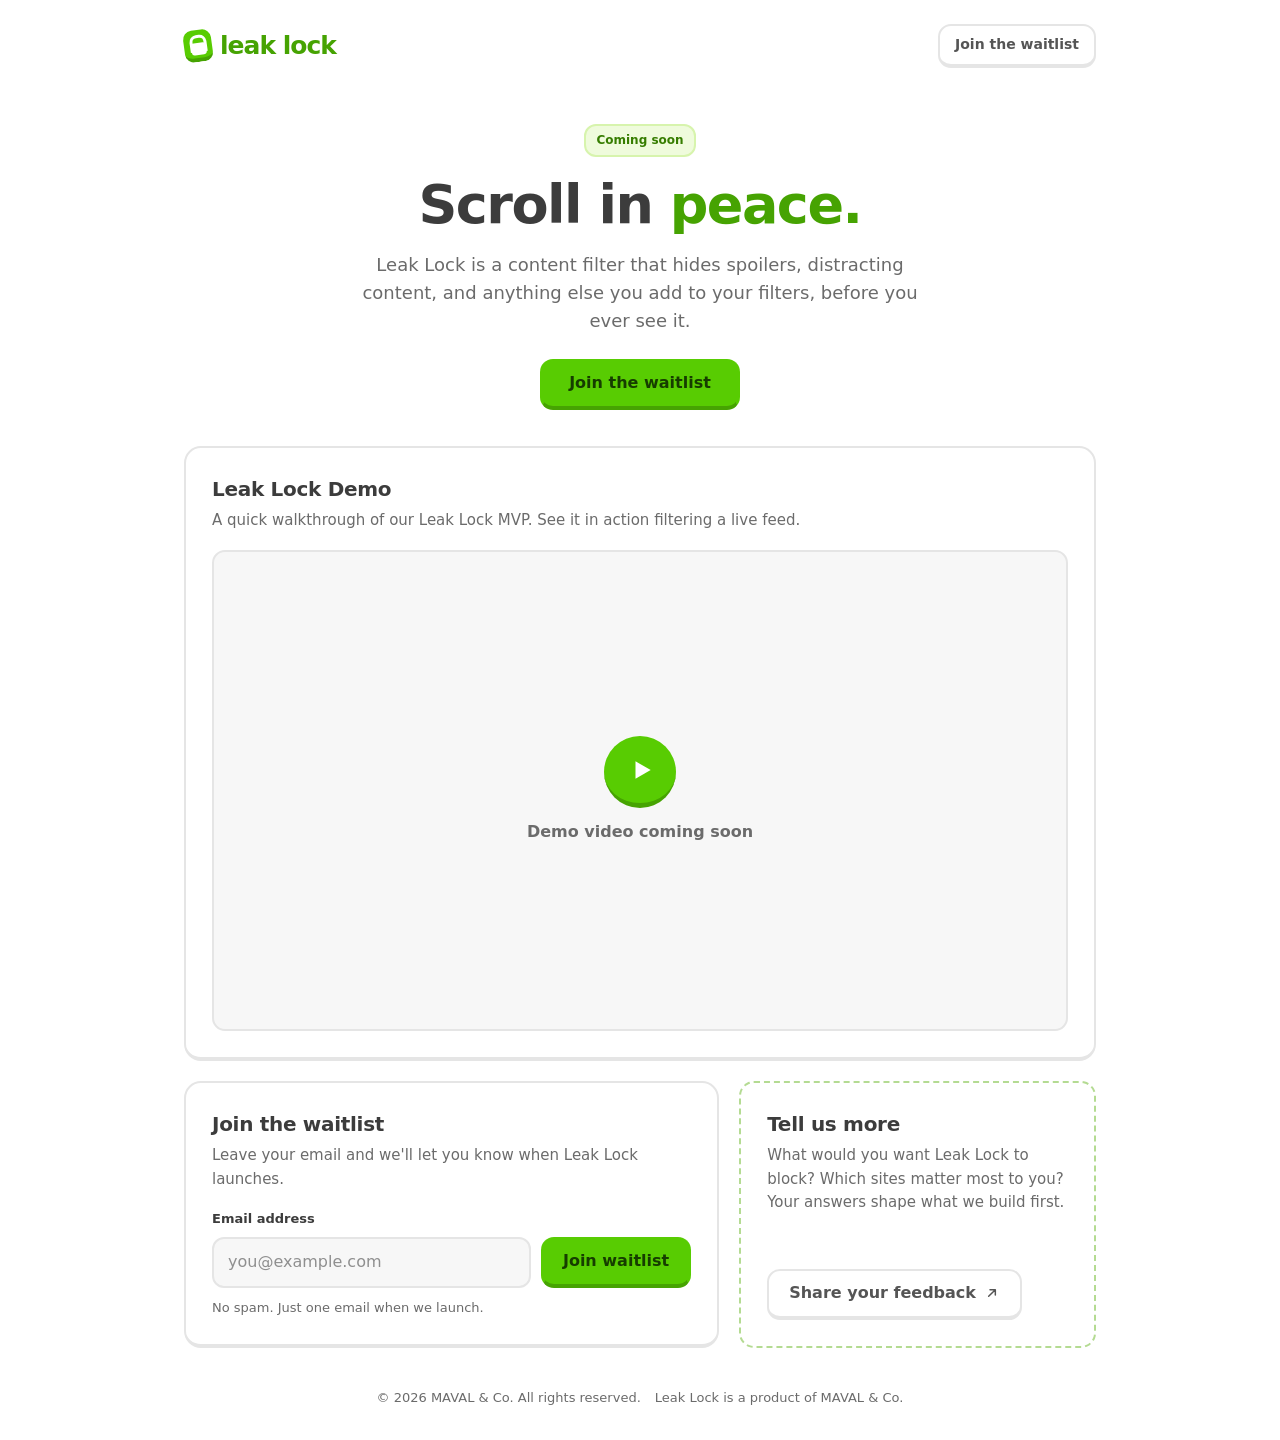
<file: index.html>
<!DOCTYPE html>
<html lang="en">
<head>
  <meta charset="UTF-8" />
  <meta name="viewport" content="width=device-width, initial-scale=1, viewport-fit=cover" />
  <meta name="theme-color" content="#ffffff" />
  <title>Leak Lock — Scroll in peace</title>
  <meta name="description" content="Leak Lock is a content filter that hides spoilers, distracting content, and anything else you add to your filters, before you see it." />
  <link rel="icon" href="data:image/svg+xml,%3Csvg xmlns=%22http://www.w3.org/2000/svg%22 viewBox=%220 0 32 32%22%3E%3Crect x=%222%22 y=%220%22 width=%2228%22 height=%2232%22 rx=%229%22 fill=%22%2358cc02%22/%3E%3Cpath d=%22M11 15v-3a5 5 0 0 1 10 0v3%22 fill=%22none%22 stroke=%22%23fff%22 stroke-width=%223%22/%3E%3Crect x=%228.5%22 y=%2214%22 width=%2215%22 height=%2211%22 rx=%223%22 fill=%22%23fff%22/%3E%3C/svg%3E" />
  <link rel="stylesheet" href="styles.css" />
</head>
<body>
  <header class="top">
    <div class="wrap">
      <a class="brand" href="#">
        <span class="brand-mark" aria-hidden="true"></span> leak lock
      </a>
      <a class="btn small" href="#signup">Join the waitlist</a>
    </div>
  </header>

  <main class="wrap">
    <div class="hero">
      <span class="badge">Coming soon</span>
      <h1>Scroll in <span class="green">peace.</span></h1>
      <p>Leak Lock is a content filter that hides spoilers, distracting content, and anything else you add to your filters, before you ever see it.</p>
      <a class="btn primary hero-cta" href="#signup">Join the waitlist</a>
    </div>

    <!-- Demo video -->
    <section class="card" aria-labelledby="demo-title">
      <h2 id="demo-title">Leak Lock Demo</h2>
      <p class="sub">A quick walkthrough of our Leak Lock MVP. See it in action filtering a live feed.</p>
      <div class="video">
        <!-- Replace the placeholder below with your video, e.g.:
             <iframe src="https://www.youtube.com/embed/VIDEO_ID" title="Leak Lock demo"
                     allow="accelerometer; autoplay; encrypted-media; picture-in-picture" allowfullscreen></iframe>
             or <video src="assets/demo.mp4" controls preload="metadata"></video> -->
        <div class="video-placeholder">
          <div class="play" aria-hidden="true">
            <svg viewBox="0 0 24 24"><path d="M6 4l14 8-14 8z"/></svg>
          </div>
          <strong>Demo video coming soon</strong>
        </div>
      </div>
    </section>

    <div class="grid">
      <!-- Waitlist signup -->
      <section class="card" id="signup" aria-labelledby="signup-title">
        <h2 id="signup-title">Join the waitlist</h2>
        <p class="sub">Leave your email and we'll let you know when Leak Lock launches.</p>
        <p class="count" id="waitlistCount" hidden>
          <span class="count-dots" aria-hidden="true"><i></i><i></i><i></i></span>
          <span id="waitlistCountText"></span>
        </p>
        <form id="signupForm" novalidate>
          <label for="email">Email address</label>
          <div class="form-row">
            <input class="input" id="email" name="email" type="email"
                   autocomplete="email" placeholder="you@example.com" required maxlength="254"
                   aria-describedby="emailHelp emailMsg" />
            <button class="btn primary" type="submit" id="signupBtn">Join waitlist</button>
          </div>
          <!-- Honeypot: hidden from people, bots fill it in and get ignored -->
          <input type="text" name="website" id="website" tabindex="-1" autocomplete="off" aria-hidden="true"
                 style="position:absolute;left:-9999px;width:1px;height:1px;opacity:0" />
          <p class="helper" id="emailHelp">No spam. Just one email when we launch.</p>
          <p class="msg" id="emailMsg" role="status" aria-live="polite"></p>
        </form>
      </section>

      <!-- Google Form feedback -->
      <section class="card feedback-card" aria-labelledby="feedback-title">
        <h2 id="feedback-title">Tell us more</h2>
        <p class="sub">What would you want Leak Lock to block? Which sites matter most to you? Your answers shape what we build first.</p>
        <!-- TODO: replace href with the Google Form link once it's created -->
        <a class="btn" id="feedbackLink" href="#" target="_blank" rel="noopener">
          Share your feedback
          <svg width="16" height="16" viewBox="0 0 24 24" fill="none" stroke="currentColor" stroke-width="2.2" stroke-linecap="round" stroke-linejoin="round" aria-hidden="true"><path d="M7 17L17 7M9 7h8v8"/></svg>
          <span class="sr-only">(opens in a new tab)</span>
        </a>
      </section>
    </div>
  </main>

  <footer>
    <span>&copy; 2026 MAVAL &amp; Co. All rights reserved.</span>
    <span>Leak Lock is a product of MAVAL &amp; Co.</span>
  </footer>

  <script>
    // Google Apps Script Web app URL (see google-apps-script.js for setup).
    // While empty, signups are only kept in this browser's localStorage.
    const SIGNUP_ENDPOINT = "https://script.google.com/macros/s/AKfycbzF8ppjtUAXh2WbtF9kN5bP6-tm5ioZexjQLRxfs61lfp5IVyJ_OlA-2P-6rJNphuw7/exec";

    const COUNT_MIN_TO_SHOW = 1;     // hide "Join X others" until the list has at least this many (raise to ~10 before launch)
    const COOLDOWN_SECONDS = 30;     // wait between submissions from this browser
    const MAX_PER_HOUR = 3;          // submissions allowed per browser per hour
    const BTN_LABEL = "Join waitlist";

    const form = document.getElementById("signupForm");
    const email = document.getElementById("email");
    const btn = document.getElementById("signupBtn");
    const msg = document.getElementById("emailMsg");
    const countEl = document.getElementById("waitlistCount");
    const countText = document.getElementById("waitlistCountText");
    let waitlistCount = null;
    let cooldownTimer = null;

    function show(text, type) { msg.textContent = text; msg.className = "msg " + (type || ""); }
    const BAD_EMAIL = "That doesn't look like an email. Check for typos, like a missing @.";

    // ---- "Join X others" counter ----
    function renderCount() {
      if (waitlistCount === null || waitlistCount < COUNT_MIN_TO_SHOW) { countEl.hidden = true; return; }
      countText.textContent = "Join " + waitlistCount.toLocaleString() + (waitlistCount === 1 ? " other person" : " others") + " already on the waitlist";
      countEl.hidden = false;
    }
    async function loadCount() {
      if (!SIGNUP_ENDPOINT) return;
      try {
        const res = await fetch(SIGNUP_ENDPOINT + "?action=count", { cache: "no-store" });
        const data = await res.json();
        if (typeof data.count === "number") { waitlistCount = data.count; renderCount(); }
      } catch { /* counter is optional; stay hidden */ }
    }
    loadCount();

    // "Join the waitlist" links: scroll to the form and put the cursor in the email box
    document.querySelectorAll('a[href="#signup"]').forEach(a => a.addEventListener("click", () => {
      setTimeout(() => email.focus({ preventScroll: true }), 350);
    }));

    // ---- Rate limiting (per browser) ----
    function recentSubmits() {
      const hourAgo = Date.now() - 3600e3;
      return JSON.parse(localStorage.getItem("leaklockSubmits") || "[]").filter(t => t > hourAgo);
    }
    function recordSubmit() {
      const list = recentSubmits(); list.push(Date.now());
      localStorage.setItem("leaklockSubmits", JSON.stringify(list));
    }
    function secondsUntilAllowed() {
      const list = recentSubmits();
      if (!list.length) return 0;
      const sinceLast = (Date.now() - list[list.length - 1]) / 1000;
      if (sinceLast < COOLDOWN_SECONDS) return Math.ceil(COOLDOWN_SECONDS - sinceLast);
      if (list.length >= MAX_PER_HOUR) return Math.ceil((list[0] + 3600e3 - Date.now()) / 1000);
      return 0;
    }
    function startCooldown() {
      clearInterval(cooldownTimer);
      const tick = () => {
        const s = secondsUntilAllowed();
        if (s <= 0) { clearInterval(cooldownTimer); btn.disabled = false; btn.textContent = BTN_LABEL; return; }
        btn.disabled = true;
        btn.textContent = s > 90 ? "Try again in " + Math.ceil(s / 60) + " min" : "Wait " + s + "s";
      };
      tick(); cooldownTimer = setInterval(tick, 1000);
    }
    if (secondsUntilAllowed() > 0) startCooldown();

    // ---- Validation + message clearing ----
    email.addEventListener("blur", () => {
      if (email.value && !email.validity.valid) {
        email.setAttribute("aria-invalid", "true");
        show(BAD_EMAIL, "error");
      }
    });
    email.addEventListener("input", () => {
      // Any edit clears the success message; errors clear once the email becomes valid.
      if (msg.classList.contains("success")) show("");
      if (email.getAttribute("aria-invalid") === "true" && (email.validity.valid || !email.value)) {
        email.removeAttribute("aria-invalid"); show("");
      }
    });

    // ---- Submit ----
    form.addEventListener("submit", async (e) => {
      e.preventDefault();
      if (secondsUntilAllowed() > 0) { startCooldown(); return; }
      if (!email.validity.valid) {
        email.setAttribute("aria-invalid", "true");
        show(email.value ? BAD_EMAIL : "Enter your email to join the waitlist.", "error");
        email.focus();
        return;
      }
      btn.disabled = true; btn.textContent = "Sending…";
      try {
        if (SIGNUP_ENDPOINT) {
          // Form-encoded + no-cors: Apps Script doesn't answer CORS preflights,
          // so this is a "simple" request. A network failure still throws.
          await fetch(SIGNUP_ENDPOINT, {
            method: "POST",
            mode: "no-cors",
            body: new URLSearchParams({
              email: email.value.trim(),
              website: document.getElementById("website").value,
              source: location.href
            })
          });
        } else {
          console.warn("SIGNUP_ENDPOINT is empty: signup saved only in this browser's localStorage.");
          const list = JSON.parse(localStorage.getItem("leaklockSignups") || "[]");
          list.push({ email: email.value.trim(), at: new Date().toISOString() });
          localStorage.setItem("leaklockSignups", JSON.stringify(list));
        }
        recordSubmit();
        form.reset();
        show("You're on the waitlist. We'll email you at launch.", "success");
        if (waitlistCount !== null) { waitlistCount++; renderCount(); }
        startCooldown();
      } catch {
        show("Something went wrong. Please try again in a moment.", "error");
        btn.disabled = false; btn.textContent = BTN_LABEL;
      }
    });
  </script>
</body>
</html>
</file>
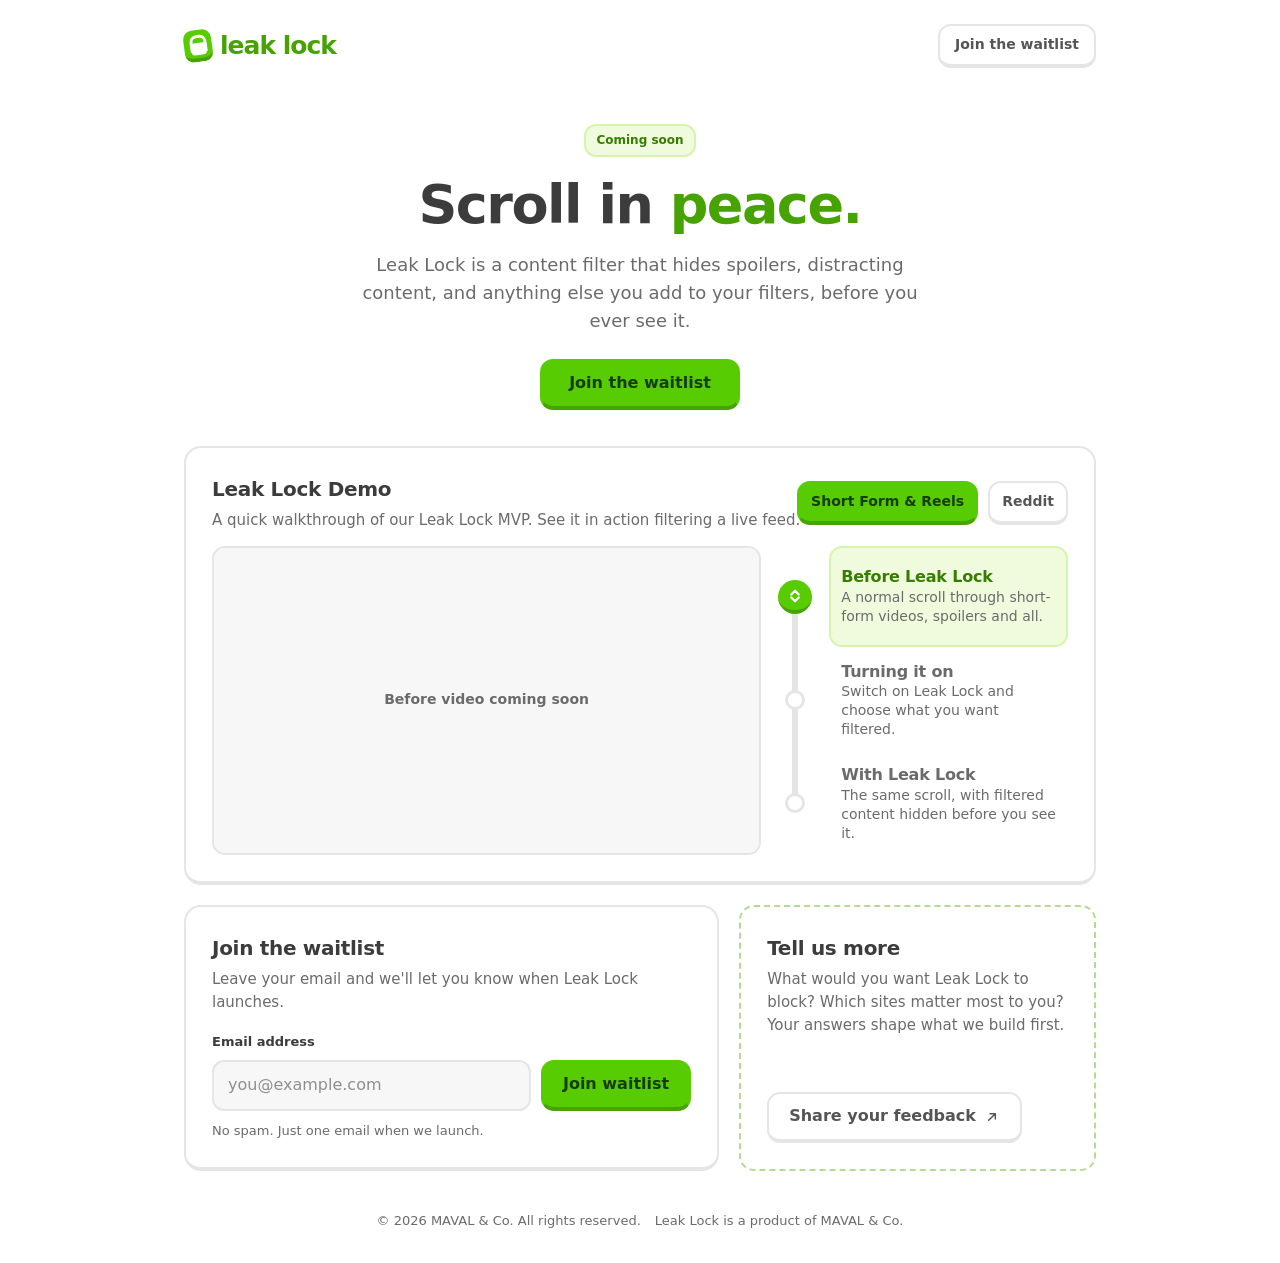
<file: public/index.html>
<!DOCTYPE html>
<html lang="en">
<head>
  <meta charset="UTF-8" />
  <meta name="viewport" content="width=device-width, initial-scale=1, viewport-fit=cover" />
  <meta name="theme-color" content="#ffffff" />
  <title>Leak Lock — Scroll in peace</title>
  <meta name="description" content="Leak Lock is a content filter that hides spoilers, distracting content, and anything else you add to your filters, before you see it." />
  <link rel="icon" href="data:image/svg+xml,%3Csvg xmlns=%22http://www.w3.org/2000/svg%22 viewBox=%220 0 32 32%22%3E%3Crect x=%222%22 y=%220%22 width=%2228%22 height=%2232%22 rx=%229%22 fill=%22%2358cc02%22/%3E%3Cpath d=%22M11 15v-3a5 5 0 0 1 10 0v3%22 fill=%22none%22 stroke=%22%23fff%22 stroke-width=%223%22/%3E%3Crect x=%228.5%22 y=%2214%22 width=%2215%22 height=%2211%22 rx=%223%22 fill=%22%23fff%22/%3E%3C/svg%3E" />
  <link rel="stylesheet" href="styles.css" />
</head>
<body>
  <header class="top">
    <div class="wrap">
      <a class="brand" href="#">
        <span class="brand-mark" aria-hidden="true"></span> leak lock
      </a>
      <a class="btn small" href="#signup">Join the waitlist</a>
    </div>
  </header>

  <main class="wrap">
    <div class="hero">
      <span class="badge">Coming soon</span>
      <h1>Scroll in <span class="green">peace.</span></h1>
      <p>Leak Lock is a content filter that hides spoilers, distracting content, and anything else you add to your filters, before you ever see it.</p>
      <a class="btn primary hero-cta" href="#signup">Join the waitlist</a>
    </div>

    <!-- Demo video -->
    <section class="card demo-card" aria-labelledby="demo-title">
      <!-- Videos live in public/assets/demos/ (file names are in DEMO_PLATFORMS in the script below). -->
      <div class="demo-player" id="demoPlayer" data-shape="landscape">
        <div class="demo-head">
          <h2 id="demo-title">Leak Lock Demo</h2>
          <p class="sub">A quick walkthrough of our Leak Lock MVP. See it in action filtering a live feed.</p>
        </div>

        <div class="demo-tabs" role="tablist" aria-label="Choose a platform">
          <button class="btn small" type="button" role="tab" id="demoTab-shorts" data-platform="shorts" aria-controls="demoPlayer">Short Form &amp; Reels</button>
          <button class="btn small" type="button" role="tab" id="demoTab-reddit" data-platform="reddit" aria-controls="demoPlayer">Reddit</button>
        </div>

        <div class="demo-frame" id="demoFrame">
          <button class="demo-pause" type="button" id="demoPause" aria-label="Pause animation" hidden>
            <svg viewBox="0 0 24 24" aria-hidden="true"><path id="demoPauseIcon" d="M7 5h4v14H7zM13 5h4v14h-4z"/></svg>
          </button>
        </div>

        <!-- Drag the handle down the rail. Only the handle captures touch, so the page still scrolls. -->
        <div class="demo-rail" id="demoRail">
          <div class="demo-track" id="demoTrack">
            <span class="demo-fill"></span>
            <button class="demo-stop" type="button" data-step="0" aria-label="Before" style="top:0"></button>
            <button class="demo-stop" type="button" data-step="1" aria-label="Enabling" style="top:50%"></button>
            <button class="demo-stop" type="button" data-step="2" aria-label="After" style="top:100%"></button>
            <div class="demo-knob-slide">
              <div class="demo-knob" id="demoKnob" role="slider" tabindex="0" aria-label="Demo step" aria-orientation="vertical" aria-valuemin="0" aria-valuemax="2" aria-valuenow="0">
                <svg viewBox="0 0 24 24" aria-hidden="true"><path d="M7 10l5-5 5 5M7 14l5 5 5-5"/></svg>
              </div>
            </div>
          </div>
        </div>

        <div class="demo-rows" id="demoRows">
          <div class="demo-row" data-step="0"><h3></h3><p></p></div>
          <div class="demo-row" data-step="1"><h3></h3><p></p></div>
          <div class="demo-row" data-step="2"><h3></h3><p></p></div>
        </div>

        <p class="sr-only" id="demoLive" aria-live="polite"></p>
      </div>
    </section>

    <div class="grid">
      <!-- Waitlist signup -->
      <section class="card" id="signup" aria-labelledby="signup-title">
        <h2 id="signup-title">Join the waitlist</h2>
        <p class="sub">Leave your email and we'll let you know when Leak Lock launches.</p>
        <p class="count" id="waitlistCount" hidden>
          <span class="count-dots" aria-hidden="true"><i></i><i></i><i></i></span>
          <span id="waitlistCountText"></span>
        </p>
        <form id="signupForm" novalidate>
          <label for="email">Email address</label>
          <div class="form-row">
            <input class="input" id="email" name="email" type="email"
                   autocomplete="email" placeholder="you@example.com" required maxlength="254"
                   aria-describedby="emailHelp emailMsg" />
            <button class="btn primary" type="submit" id="signupBtn">Join waitlist</button>
          </div>
          <!-- Honeypot: hidden from people, bots fill it in and get ignored -->
          <input type="text" name="website" id="website" tabindex="-1" autocomplete="off" aria-hidden="true"
                 style="position:absolute;left:-9999px;width:1px;height:1px;opacity:0" />
          <p class="helper" id="emailHelp">No spam. Just one email when we launch.</p>
          <p class="msg" id="emailMsg" role="status" aria-live="polite"></p>
        </form>
      </section>

      <!-- Google Form feedback -->
      <section class="card feedback-card" aria-labelledby="feedback-title">
        <h2 id="feedback-title">Tell us more</h2>
        <p class="sub">What would you want Leak Lock to block? Which sites matter most to you? Your answers shape what we build first.</p>
        <!-- TODO: replace href with the Google Form link once it's created -->
        <a class="btn" id="feedbackLink" href="#" target="_blank" rel="noopener">
          Share your feedback
          <svg width="16" height="16" viewBox="0 0 24 24" fill="none" stroke="currentColor" stroke-width="2.2" stroke-linecap="round" stroke-linejoin="round" aria-hidden="true"><path d="M7 17L17 7M9 7h8v8"/></svg>
          <span class="sr-only">(opens in a new tab)</span>
        </a>
      </section>
    </div>
  </main>

  <footer>
    <span>&copy; 2026 MAVAL &amp; Co. All rights reserved.</span>
    <span>Leak Lock is a product of MAVAL &amp; Co.</span>
  </footer>

  <script>
    // ---- Demo player: platform tabs + a vertical rail that crossfades Before / Enabling / After ----
    (() => {
      // `ratio` is only the frame shape until a video loads; after that the video's own shape wins.
      // Each .mp4 has a matching .jpg of its first frame, shown while it loads.
      const DEMO_PLATFORMS = {
        shorts: {
          label: "Short Form & Reels",
          ratio: 16 / 9,
          steps: [
            { file: "assets/demos/short-form/before-reels.mp4", title: "Before Leak Lock", desc: "A normal scroll through short-form videos, spoilers and all." },
            { file: "assets/demos/short-form/use_extension.mp4", title: "Turning it on", desc: "Switch on Leak Lock and choose what you want filtered." },
            { file: "assets/demos/short-form/after-reel.mp4", title: "With Leak Lock", desc: "The same scroll, with filtered content hidden before you see it." }
          ]
        },
        reddit: {
          label: "Reddit",
          ratio: 16 / 9,
          steps: [
            { file: "assets/demos/reddit/before.mp4", title: "Before Leak Lock", desc: "A normal Reddit feed, spoilers and all." },
            { file: "assets/demos/reddit/enabling.mp4", title: "Turning it on", desc: "Switch on Leak Lock and choose what you want filtered." },
            { file: "assets/demos/reddit/after.mp4", title: "With Leak Lock", desc: "The same feed, with filtered content hidden before you see it." }
          ]
        }
      };
      const STEP_NAMES = ["Before", "Enabling", "After"];
      const LAST = STEP_NAMES.length - 1;
      const ICON_PAUSE = "M7 5h4v14H7zM13 5h4v14h-4z";
      const ICON_PLAY = "M7 4l13 8-13 8z";

      const $ = id => document.getElementById(id);
      const player = $("demoPlayer"), frame = $("demoFrame"), rail = $("demoRail"), track = $("demoTrack");
      const knob = $("demoKnob"), pauseBtn = $("demoPause"), live = $("demoLive");
      const tabs = [...document.querySelectorAll('[role="tab"][data-platform]')];
      const stops = [...rail.querySelectorAll(".demo-stop")];
      const rows = [...$("demoRows").querySelectorAll(".demo-row")];
      const reducedMotion = matchMedia("(prefers-reduced-motion: reduce)");

      let platform = "shorts", step = 0, pos = 0, tween = 0, dragId = null;
      // Start paused for people who asked for less motion.
      let paused = reducedMotion.matches;

      const steps = () => DEMO_PLATFORMS[platform].steps;

      // One stacked layer per step, so dragging can crossfade between two of them.
      const layers = STEP_NAMES.map((name, i) => {
        const el = document.createElement("div");
        el.className = "demo-layer";
        const video = document.createElement("video");
        video.muted = true;
        video.loop = true;
        video.playsInline = true;
        video.setAttribute("muted", "");       // iOS only autoplays when these are real attributes
        video.setAttribute("playsinline", "");
        video.disablePictureInPicture = true;
        video.preload = "auto";
        const note = document.createElement("div");
        note.className = "demo-note";
        note.textContent = name + " video coming soon";
        el.append(video, note);
        frame.insertBefore(el, pauseBtn);
        const layer = { el, video, shown: false };
        video.addEventListener("loadeddata", () => {
          el.dataset.state = "ready";
          steps()[i].ratio = video.videoWidth / video.videoHeight;
          if (i === step) showStepChrome();
          syncPlayback(layer);
        });
        video.addEventListener("error", () => {
          if (!video.getAttribute("src")) return;   // fired by clearing the source on a tab switch
          el.dataset.state = "missing";
          if (i === step) showStepChrome();
        });
        return layer;
      });

      // Nothing downloads until the section is close, then only the video on screen.
      // Selecting or dragging to another step fetches that one.
      let nearScreen = false;
      new IntersectionObserver((entries, observer) => {
        if (!entries.some(e => e.isIntersecting)) return;
        nearScreen = true;
        observer.disconnect();
        load(step);
      }, { rootMargin: "300px" }).observe(player);

      function load(i) {
        const { video, el } = layers[i], s = steps()[i];
        if (!nearScreen || video.getAttribute("src") === s.file) return;
        el.dataset.state = "loading";
        video.setAttribute("aria-label", DEMO_PLATFORMS[platform].label + ", " + s.title + ": " + s.desc);
        video.poster = s.file.replace(/\.mp4$/, ".jpg");
        video.src = s.file;
      }

      // Only visible layers play. If the browser refuses autoplay (e.g. iOS Low Power Mode),
      // fall back to the paused state so the play button is there to start it.
      function syncPlayback({ video, shown, el }) {
        if (el.dataset.state !== "ready") return;
        if (!shown || paused) { video.pause(); return; }
        const playing = video.play();
        if (playing) playing.catch(err => {
          if (err.name === "NotAllowedError") { paused = true; applyPaused(); }
        });
      }

      function applyPaused() {
        pauseBtn.setAttribute("aria-label", paused ? "Play video" : "Pause video");
        $("demoPauseIcon").setAttribute("d", paused ? ICON_PLAY : ICON_PAUSE);
        layers.forEach(syncPlayback);
      }

      function setRatio(ratio) {
        player.style.setProperty("--ratio", ratio);
        player.dataset.shape = ratio < 1 ? "portrait" : "landscape";
      }

      function showStepChrome() {
        const p = DEMO_PLATFORMS[platform];
        setRatio(p.steps[step].ratio || p.ratio);
        pauseBtn.hidden = layers[step].el.dataset.state !== "ready";
      }

      function setStep(i) {
        step = i;
        rows.forEach((r, n) => r.classList.toggle("is-active", n === i));
        stops.forEach((b, n) => {
          if (n === i) b.setAttribute("aria-current", "step");
          else b.removeAttribute("aria-current");
        });
        knob.setAttribute("aria-valuenow", i);
        knob.setAttribute("aria-valuetext", STEP_NAMES[i] + ": " + steps()[i].title);
        live.textContent = steps()[i].title + ". " + steps()[i].desc;
        load(i);
        showStepChrome();
      }

      // Draw the current position. The lower layer stays solid so the crossfade never dips to the background.
      function paint() {
        const below = Math.min(Math.floor(pos), LAST), above = Math.min(below + 1, LAST), mix = pos - below;
        layers.forEach((layer, i) => {
          const { el, video } = layer;
          const on = i === below || (i === above && mix > 0);
          if (on && !layer.shown && el.dataset.state === "ready") video.currentTime = 0;   // each step opens at its start
          if (on !== layer.shown) { layer.shown = on; syncPlayback(layer); }
          el.style.visibility = on ? "visible" : "hidden";
          el.style.opacity = i === above && i !== below ? mix : 1;
          el.style.zIndex = i === above ? 1 : 0;
        });
        rail.style.setProperty("--pos", pos / LAST);
        stops.forEach((b, i) => b.classList.toggle("is-reached", pos >= i - .001));
        const nearest = Math.round(pos);
        if (nearest !== step) setStep(nearest);
      }

      function stopTween() { cancelAnimationFrame(tween); tween = 0; }

      function goTo(target) {
        stopTween();
        load(target);
        if (reducedMotion.matches) { pos = target; paint(); return; }
        const from = pos, start = performance.now(), ms = 240;
        const tick = now => {
          const t = Math.min((now - start) / ms, 1);
          pos = from + (target - from) * (1 - Math.pow(1 - t, 3));
          paint();
          tween = t < 1 ? requestAnimationFrame(tick) : 0;
        };
        tween = requestAnimationFrame(tick);
      }

      function dragTo(y) {
        const r = track.getBoundingClientRect();
        pos = Math.max(0, Math.min(1, (y - r.top) / r.height)) * LAST;
        paint();
      }
      function startDrag(e) {
        stopTween();
        dragId = e.pointerId;
        rail.setPointerCapture(dragId);
        rail.classList.add("is-dragging");
        STEP_NAMES.forEach((_, i) => load(i));
        dragTo(e.clientY);
      }
      function endDrag() {
        if (dragId === null) return;
        dragId = null;
        rail.classList.remove("is-dragging");
        goTo(Math.round(pos));
      }

      knob.addEventListener("pointerdown", startDrag);
      // With a mouse the whole rail is draggable. On touch only the handle is, so swipes still scroll the page.
      rail.addEventListener("pointerdown", e => {
        if (e.pointerType === "mouse" && dragId === null && !e.target.closest(".demo-knob, .demo-stop")) startDrag(e);
      });
      rail.addEventListener("pointermove", e => { if (e.pointerId === dragId) dragTo(e.clientY); });
      rail.addEventListener("pointerup", endDrag);
      rail.addEventListener("pointercancel", endDrag);

      knob.addEventListener("keydown", e => {
        const to = { ArrowDown: step + 1, ArrowRight: step + 1, ArrowUp: step - 1, ArrowLeft: step - 1, Home: 0, End: LAST }[e.key];
        if (to === undefined) return;
        e.preventDefault();
        goTo(Math.max(0, Math.min(LAST, to)));
      });
      stops.forEach(b => b.addEventListener("click", () => goTo(+b.dataset.step)));
      rows.forEach(r => r.addEventListener("click", () => goTo(+r.dataset.step)));
      pauseBtn.addEventListener("click", () => { paused = !paused; applyPaused(); });

      function setPlatform(name) {
        platform = name;
        tabs.forEach(t => {
          const on = t.dataset.platform === platform;
          t.setAttribute("aria-selected", on);
          t.tabIndex = on ? 0 : -1;
          t.classList.toggle("primary", on);
        });
        player.setAttribute("aria-labelledby", "demoTab-" + platform);
        steps().forEach((s, i) => {
          rows[i].querySelector("h3").textContent = s.title;
          rows[i].querySelector("p").textContent = s.desc;
        });
        layers.forEach(layer => {
          const { video, el } = layer;
          video.pause();
          video.removeAttribute("src");
          video.removeAttribute("poster");
          video.load();
          el.dataset.state = "idle";
          layer.shown = false;
        });
        stopTween();
        pos = step;       // the same step stays selected across platforms
        setStep(step);
        paint();
      }

      tabs.forEach((t, i) => {
        t.addEventListener("click", () => setPlatform(t.dataset.platform));
        t.addEventListener("keydown", e => {
          const to = { ArrowRight: i + 1, ArrowLeft: i - 1, Home: 0, End: tabs.length - 1 }[e.key];
          if (to === undefined) return;
          e.preventDefault();
          const target = tabs[(to + tabs.length) % tabs.length];
          setPlatform(target.dataset.platform);
          target.focus();
        });
      });

      setPlatform(platform);
      applyPaused();
    })();

    // Google Apps Script Web app URL (see google-apps-script.js for setup).
    // While empty, signups are only kept in this browser's localStorage.
    const SIGNUP_ENDPOINT = "https://script.google.com/macros/s/AKfycbzF8ppjtUAXh2WbtF9kN5bP6-tm5ioZexjQLRxfs61lfp5IVyJ_OlA-2P-6rJNphuw7/exec";

    const COUNT_MIN_TO_SHOW = 1;     // hide "Join X others" until the list has at least this many (raise to ~10 before launch)
    const COOLDOWN_SECONDS = 30;     // wait between submissions from this browser
    const MAX_PER_HOUR = 3;          // submissions allowed per browser per hour
    const BTN_LABEL = "Join waitlist";

    const form = document.getElementById("signupForm");
    const email = document.getElementById("email");
    const btn = document.getElementById("signupBtn");
    const msg = document.getElementById("emailMsg");
    const countEl = document.getElementById("waitlistCount");
    const countText = document.getElementById("waitlistCountText");
    let waitlistCount = null;
    let cooldownTimer = null;

    function show(text, type) { msg.textContent = text; msg.className = "msg " + (type || ""); }
    const BAD_EMAIL = "That doesn't look like an email. Check for typos, like a missing @.";

    // ---- "Join X others" counter ----
    function renderCount() {
      if (waitlistCount === null || waitlistCount < COUNT_MIN_TO_SHOW) { countEl.hidden = true; return; }
      countText.textContent = "Join " + waitlistCount.toLocaleString() + (waitlistCount === 1 ? " other person" : " others") + " already on the waitlist";
      countEl.hidden = false;
    }
    async function loadCount() {
      if (!SIGNUP_ENDPOINT) return;
      try {
        const res = await fetch(SIGNUP_ENDPOINT + "?action=count", { cache: "no-store" });
        const data = await res.json();
        if (typeof data.count === "number") { waitlistCount = data.count; renderCount(); }
      } catch { /* counter is optional; stay hidden */ }
    }
    loadCount();

    // "Join the waitlist" links: scroll to the form and put the cursor in the email box
    document.querySelectorAll('a[href="#signup"]').forEach(a => a.addEventListener("click", () => {
      setTimeout(() => email.focus({ preventScroll: true }), 350);
    }));

    // ---- Rate limiting (per browser) ----
    function recentSubmits() {
      const hourAgo = Date.now() - 3600e3;
      return JSON.parse(localStorage.getItem("leaklockSubmits") || "[]").filter(t => t > hourAgo);
    }
    function recordSubmit() {
      const list = recentSubmits(); list.push(Date.now());
      localStorage.setItem("leaklockSubmits", JSON.stringify(list));
    }
    function secondsUntilAllowed() {
      const list = recentSubmits();
      if (!list.length) return 0;
      const sinceLast = (Date.now() - list[list.length - 1]) / 1000;
      if (sinceLast < COOLDOWN_SECONDS) return Math.ceil(COOLDOWN_SECONDS - sinceLast);
      if (list.length >= MAX_PER_HOUR) return Math.ceil((list[0] + 3600e3 - Date.now()) / 1000);
      return 0;
    }
    function startCooldown() {
      clearInterval(cooldownTimer);
      const tick = () => {
        const s = secondsUntilAllowed();
        if (s <= 0) { clearInterval(cooldownTimer); btn.disabled = false; btn.textContent = BTN_LABEL; return; }
        btn.disabled = true;
        btn.textContent = s > 90 ? "Try again in " + Math.ceil(s / 60) + " min" : "Wait " + s + "s";
      };
      tick(); cooldownTimer = setInterval(tick, 1000);
    }
    if (secondsUntilAllowed() > 0) startCooldown();

    // ---- Validation + message clearing ----
    email.addEventListener("blur", () => {
      if (email.value && !email.validity.valid) {
        email.setAttribute("aria-invalid", "true");
        show(BAD_EMAIL, "error");
      }
    });
    email.addEventListener("input", () => {
      // Any edit clears the success message; errors clear once the email becomes valid.
      if (msg.classList.contains("success")) show("");
      if (email.getAttribute("aria-invalid") === "true" && (email.validity.valid || !email.value)) {
        email.removeAttribute("aria-invalid"); show("");
      }
    });

    // ---- Submit ----
    form.addEventListener("submit", async (e) => {
      e.preventDefault();
      if (secondsUntilAllowed() > 0) { startCooldown(); return; }
      if (!email.validity.valid) {
        email.setAttribute("aria-invalid", "true");
        show(email.value ? BAD_EMAIL : "Enter your email to join the waitlist.", "error");
        email.focus();
        return;
      }
      btn.disabled = true; btn.textContent = "Sending…";
      try {
        if (SIGNUP_ENDPOINT) {
          // Form-encoded + no-cors: Apps Script doesn't answer CORS preflights,
          // so this is a "simple" request. A network failure still throws.
          await fetch(SIGNUP_ENDPOINT, {
            method: "POST",
            mode: "no-cors",
            body: new URLSearchParams({
              email: email.value.trim(),
              website: document.getElementById("website").value,
              source: location.href
            })
          });
        } else {
          console.warn("SIGNUP_ENDPOINT is empty: signup saved only in this browser's localStorage.");
          const list = JSON.parse(localStorage.getItem("leaklockSignups") || "[]");
          list.push({ email: email.value.trim(), at: new Date().toISOString() });
          localStorage.setItem("leaklockSignups", JSON.stringify(list));
        }
        recordSubmit();
        form.reset();
        show("You're on the waitlist. We'll email you at launch.", "success");
        if (waitlistCount !== null) { waitlistCount++; renderCount(); }
        startCooldown();
      } catch {
        show("Something went wrong. Please try again in a moment.", "error");
        btn.disabled = false; btn.textContent = BTN_LABEL;
      }
    });
  </script>
</body>
</html>
</file>
<file: styles.css>
/* LeakLock landing — tokens taken from "LeakLock (Minh) version/source/ui.css" */
:root {
  --green: #58cc02;         /* primary fill */
  --green-dark: #46a302;    /* primary border / wordmark */
  --green-hover: #61d60b;
  --green-ink: #163d00;     /* text on green buttons */
  --green-text: #367d00;    /* green text on white */
  --badge-bg: #effbdc;
  --badge-line: #d7f4ad;
  --success-bg: #e8fbd5;
  --success-line: #c3e8a0;
  --dashed: #b4db92;
  --focus: #1899d6;
  --danger: #ba3030;
  --text: #3c3c3c;
  --muted: #6b6b6b;         /* a touch darker than Minh's #777 for 4.5:1 at small sizes */
  --line: #e5e5e5;
  --field: #f7f7f7;
  --surface: #fff;
  --font: ui-rounded, "SF Pro Rounded", "Arial Rounded MT Bold", system-ui, sans-serif;
}

* { box-sizing: border-box; margin: 0; padding: 0; }
html { scroll-behavior: smooth; }
body {
  font: 16px/1.55 var(--font);
  color: var(--text);
  background: var(--surface);
}
a { color: var(--green-text); }
:focus-visible { outline: 3px solid var(--focus); outline-offset: 3px; }
.sr-only { position: absolute; width: 1px; height: 1px; overflow: hidden; clip: rect(0 0 0 0); white-space: nowrap; }

.wrap { width: 100%; max-width: 960px; margin: 0 auto; padding: 0 24px; }

/* Header + wordmark — copied from Minh's .brand / .brand-mark */
.top { padding: 24px 0 8px; }
.top .wrap { display: flex; justify-content: space-between; align-items: center; gap: 12px; }
.brand {
  display: inline-flex; align-items: center; gap: 8px;
  font-size: 25px; font-weight: 850; letter-spacing: -1px;
  text-decoration: none; color: var(--green-dark);
}
.brand-mark {
  position: relative; display: grid; place-items: center;
  width: 28px; height: 32px; transform: rotate(-8deg);
  background: var(--green); border-radius: 9px; border-bottom: 4px solid var(--green-dark);
}
.brand-mark::before {   /* shackle */
  content: ""; position: absolute; top: 5px;
  width: 11px; height: 11px; border: 3px solid #fff; border-radius: 7px 7px 0 0;
}
.brand-mark::after {    /* body */
  content: ""; position: absolute; top: 13px;
  width: 15px; height: 12px; border-radius: 3px; background: #fff;
}

.badge {
  display: inline-block; white-space: nowrap;
  font-size: 12px; font-weight: 750; color: var(--green-text);
  background: var(--badge-bg); border: 2px solid var(--badge-line);
  padding: 5px 10px; border-radius: 12px;
}

/* Buttons — Minh's tactile style: 2px border, 4px bottom "lip", press-down */
.btn {
  display: inline-flex; align-items: center; justify-content: center; gap: 8px;
  min-height: 48px; padding: 10px 20px;
  font: inherit; font-size: 16px; font-weight: 750; white-space: nowrap;
  color: #555; background: var(--surface); text-decoration: none; cursor: pointer;
  border: 2px solid var(--line); border-bottom-width: 4px; border-radius: 13px;
  transition: background .15s;
}
.btn:hover { background: #f5f5f5; }
.btn:active { transform: translateY(2px); border-bottom-width: 2px; }
.btn:disabled { opacity: .45; cursor: default; transform: none; }
.btn.primary {
  background: var(--green); color: var(--green-ink);
  border-color: var(--green); border-bottom-color: var(--green-dark);
}
.btn.primary:hover { background: var(--green-hover); }
.btn.small { min-height: 44px; font-size: 14px; padding: 8px 15px; }

/* Hero */
.hero { text-align: center; padding: 48px 0 36px; }
.hero .badge { margin-bottom: 18px; }
.hero h1 {
  font-size: clamp(34px, 6vw, 54px); line-height: 1.12;
  letter-spacing: -1.5px; font-weight: 800;
}
.hero h1 .green { color: var(--green-dark); }
.hero p { max-width: 560px; margin: 16px auto 0; font-size: 18px; color: var(--muted); }

/* Cards — Minh's .rule-row: 2px line, 4px bottom, 17px radius */
.card {
  background: var(--surface);
  border: 2px solid var(--line); border-bottom-width: 4px; border-radius: 17px;
  padding: 26px;
}
h2 { font-size: 20px; font-weight: 800; letter-spacing: -.3px; margin-bottom: 4px; }
.sub { color: var(--muted); font-size: 15px; margin-bottom: 18px; }

/* Demo video */
.video {
  position: relative; aspect-ratio: 16 / 9; width: 100%; overflow: hidden;
  background: var(--field); border: 2px solid var(--line); border-radius: 13px;
  display: grid; place-items: center; text-align: center;
}
.video iframe, .video video { position: absolute; inset: 0; width: 100%; height: 100%; border: 0; }
.video-placeholder { color: var(--muted); font-weight: 750; padding: 20px; }
.play {
  width: 72px; height: 72px; margin: 0 auto 12px; border-radius: 50%;
  display: grid; place-items: center;
  background: var(--green); border-bottom: 5px solid var(--green-dark);
}
.play svg { width: 26px; height: 26px; fill: #fff; margin-left: 4px; }

/* Signup + feedback */
.grid { display: grid; gap: 20px; grid-template-columns: 1fr; margin-top: 20px; }
@media (min-width: 768px) { .grid { grid-template-columns: 3fr 2fr; } }

label { display: block; font-size: 13px; font-weight: 700; margin-bottom: 8px; }
.form-row { display: flex; gap: 10px; flex-wrap: wrap; align-items: flex-start; }
.input {
  flex: 1 1 220px; min-width: 0; min-height: 48px;
  font: inherit; font-size: 16px; color: var(--text);
  background: var(--field); border: 2px solid var(--line); border-radius: 12px;
  padding: 11px 14px; outline: none; transition: border-color .15s, background .15s;
}
.input::placeholder { color: #8f8f8f; }
.input:focus { background: #fff; border-color: var(--focus); }
.input[aria-invalid="true"] { border-color: var(--danger); }
.helper { font-size: 13px; color: var(--muted); margin-top: 10px; }

/* Status message — Minh's #feedback toast look, inline */
.msg:empty { display: none; }
.msg {
  margin-top: 12px; font-size: 14px; font-weight: 700;
  padding: 10px 14px; border-radius: 13px; border: 2px solid;
}
.msg.success { color: var(--green-text); background: var(--success-bg); border-color: var(--success-line); box-shadow: 0 3px 0 var(--success-line); }
.msg.error { color: var(--danger); background: #fdf0f0; border-color: #f1c9c9; }

/* Feedback card — Minh's dashed .add-card */
.feedback-card {
  display: flex; flex-direction: column;
  border: 2px dashed var(--dashed); border-radius: 15px;
}
.feedback-card .btn { align-self: flex-start; margin-top: auto; }

footer { text-align: center; font-size: 13px; color: var(--muted); padding: 40px 0 32px; }

.hero-cta { margin-top: 24px; min-width: 200px; }
#signup { scroll-margin-top: 16px; }
footer { display: flex; flex-wrap: wrap; justify-content: center; gap: 4px 14px; }
.wrap {
  padding-left: max(24px, env(safe-area-inset-left));
  padding-right: max(24px, env(safe-area-inset-right));
}
footer { padding-bottom: max(32px, env(safe-area-inset-bottom)); }

@media (max-width: 480px) {
  .wrap {
    padding-left: max(18px, env(safe-area-inset-left));
    padding-right: max(18px, env(safe-area-inset-right));
  }
  .top { padding-top: 16px; }
  .top .btn { display: none; }          /* hero button covers this on phones */
  .brand { font-size: 23px; }
  .hero { padding: 28px 0 28px; }
  .hero p { font-size: 17px; }
  .hero-cta { width: 100%; }
  .card { padding: 20px; }
  .form-row .btn,
  .feedback-card .btn { width: 100%; align-self: stretch; }
  footer { flex-direction: column; }
}
@media (prefers-reduced-motion: reduce) {
  html { scroll-behavior: auto; }
  * { transition: none !important; }
}

/* "Join X others" counter */
.count {
  display: flex; align-items: center; gap: 10px;
  margin: -6px 0 16px; font-size: 14px; font-weight: 750; color: var(--green-text);
}
.count[hidden] { display: none; }
.count-dots { display: inline-flex; }
.count-dots i {
  width: 22px; height: 22px; border-radius: 50%;
  border: 2px solid #fff; background: var(--badge-line);
}
.count-dots i + i { margin-left: -8px; }
.count-dots i:nth-child(2) { background: var(--green); }
.count-dots i:nth-child(3) { background: var(--green-dark); }
</file>
<file: public/styles.css>
/* LeakLock landing — tokens taken from "LeakLock (Minh) version/source/ui.css" */
:root {
  --green: #58cc02;         /* primary fill */
  --green-dark: #46a302;    /* primary border / wordmark */
  --green-hover: #61d60b;
  --green-ink: #163d00;     /* text on green buttons */
  --green-text: #367d00;    /* green text on white */
  --badge-bg: #effbdc;
  --badge-line: #d7f4ad;
  --success-bg: #e8fbd5;
  --success-line: #c3e8a0;
  --dashed: #b4db92;
  --focus: #1899d6;
  --danger: #ba3030;
  --text: #3c3c3c;
  --muted: #6b6b6b;         /* a touch darker than Minh's #777 for 4.5:1 at small sizes */
  --line: #e5e5e5;
  --field: #f7f7f7;
  --surface: #fff;
  --font: ui-rounded, "SF Pro Rounded", "Arial Rounded MT Bold", system-ui, sans-serif;
}

* { box-sizing: border-box; margin: 0; padding: 0; }
html { scroll-behavior: smooth; }
body {
  font: 16px/1.55 var(--font);
  color: var(--text);
  background: var(--surface);
}
a { color: var(--green-text); }
:focus-visible { outline: 3px solid var(--focus); outline-offset: 3px; }
.sr-only { position: absolute; width: 1px; height: 1px; overflow: hidden; clip: rect(0 0 0 0); white-space: nowrap; }

.wrap { width: 100%; max-width: 960px; margin: 0 auto; padding: 0 24px; }

/* Header + wordmark — copied from Minh's .brand / .brand-mark */
.top { padding: 24px 0 8px; }
.top .wrap { display: flex; justify-content: space-between; align-items: center; gap: 12px; }
.brand {
  display: inline-flex; align-items: center; gap: 8px;
  font-size: 25px; font-weight: 850; letter-spacing: -1px;
  text-decoration: none; color: var(--green-dark);
}
.brand-mark {
  position: relative; display: grid; place-items: center;
  width: 28px; height: 32px; transform: rotate(-8deg);
  background: var(--green); border-radius: 9px; border-bottom: 4px solid var(--green-dark);
}
.brand-mark::before {   /* shackle */
  content: ""; position: absolute; top: 5px;
  width: 11px; height: 11px; border: 3px solid #fff; border-radius: 7px 7px 0 0;
}
.brand-mark::after {    /* body */
  content: ""; position: absolute; top: 13px;
  width: 15px; height: 12px; border-radius: 3px; background: #fff;
}

.badge {
  display: inline-block; white-space: nowrap;
  font-size: 12px; font-weight: 750; color: var(--green-text);
  background: var(--badge-bg); border: 2px solid var(--badge-line);
  padding: 5px 10px; border-radius: 12px;
}

/* Buttons — Minh's tactile style: 2px border, 4px bottom "lip", press-down */
.btn {
  display: inline-flex; align-items: center; justify-content: center; gap: 8px;
  min-height: 48px; padding: 10px 20px;
  font: inherit; font-size: 16px; font-weight: 750; white-space: nowrap;
  color: #555; background: var(--surface); text-decoration: none; cursor: pointer;
  border: 2px solid var(--line); border-bottom-width: 4px; border-radius: 13px;
  transition: background .15s;
}
.btn:hover { background: #f5f5f5; }
.btn:active { transform: translateY(2px); border-bottom-width: 2px; }
.btn:disabled { opacity: .45; cursor: default; transform: none; }
.btn.primary {
  background: var(--green); color: var(--green-ink);
  border-color: var(--green); border-bottom-color: var(--green-dark);
}
.btn.primary:hover { background: var(--green-hover); }
.btn.small { min-height: 44px; font-size: 14px; padding: 8px 15px; }

/* Hero */
.hero { text-align: center; padding: 48px 0 36px; }
.hero .badge { margin-bottom: 18px; }
.hero h1 {
  font-size: clamp(34px, 6vw, 54px); line-height: 1.12;
  letter-spacing: -1.5px; font-weight: 800;
}
.hero h1 .green { color: var(--green-dark); }
.hero p { max-width: 560px; margin: 16px auto 0; font-size: 18px; color: var(--muted); }

/* Cards — Minh's .rule-row: 2px line, 4px bottom, 17px radius */
.card {
  background: var(--surface);
  border: 2px solid var(--line); border-bottom-width: 4px; border-radius: 17px;
  padding: 26px;
}
h2 { font-size: 20px; font-weight: 800; letter-spacing: -.3px; margin-bottom: 4px; }
.sub { color: var(--muted); font-size: 15px; margin-bottom: 18px; }

/* Demo player: mobile first. The frame and rail sit side by side, with the step text below. */
.btn[hidden] { display: none; }
.demo-player {
  --ratio: 1.7778;
  --frame-height: min(68vh, 520px);
  --rail-inset: 24px;
  display: grid; gap: 14px 6px;
  grid-template-columns: minmax(0, 1fr) 44px;
  grid-template-areas: "head head" "tabs tabs" "frame rail" "rows rows";
}
@supports (height: 1svh) { .demo-player { --frame-height: min(68svh, 520px); } }
.demo-head { grid-area: head; }
.demo-head .sub { margin-bottom: 0; }
.demo-tabs { grid-area: tabs; display: grid; grid-template-columns: 1fr 1fr; gap: 10px; }
.demo-tabs .btn { white-space: normal; line-height: 1.2; }

.demo-frame {
  grid-area: frame; position: relative; overflow: hidden; justify-self: end; align-self: center;
  width: min(100%, calc(var(--frame-height) * var(--ratio)));
  aspect-ratio: var(--ratio);
  background: var(--field); border: 2px solid var(--line); border-radius: 13px;
}
.demo-player[data-shape="landscape"] {
  --rail-inset: 16.667%;
  grid-template-columns: 44px minmax(0, 1fr);
  grid-template-areas: "head head" "tabs tabs" "frame frame" "rail rows";
}
.demo-player[data-shape="landscape"] .demo-frame { width: 100%; }
.demo-layer { position: absolute; inset: 0; background: var(--field); }
.demo-layer video { position: absolute; inset: 0; width: 100%; height: 100%; object-fit: contain; }
.demo-layer[data-state="missing"] video { display: none; }
.demo-note {
  display: none; position: absolute; inset: 0; place-items: center; padding: 16px; text-align: center;
  color: var(--muted); font-size: 14px; font-weight: 750;
}
.demo-layer[data-state="missing"] .demo-note { display: grid; }
.demo-layer[data-state="loading"]::after {
  content: "Loading…"; position: absolute; left: 8px; bottom: 8px; padding: 4px 10px;
  color: var(--text); background: var(--surface); border-radius: 9px; font-size: 13px; font-weight: 750;
}

.demo-pause {
  position: absolute; right: 8px; bottom: 8px; z-index: 2;
  width: 44px; height: 44px; display: grid; place-items: center; cursor: pointer;
  color: #555; background: var(--surface);
  border: 2px solid var(--line); border-bottom-width: 4px; border-radius: 13px;
}
.demo-pause[hidden] { display: none; }
.demo-pause:hover { background: #f5f5f5; }
.demo-pause svg { width: 18px; height: 18px; fill: currentColor; }

@media (min-width: 1008px) {   /* card is at full width: both tabs fit on one line */
  .demo-tabs { justify-content: flex-end; }
  .demo-tabs .btn { white-space: nowrap; padding: 8px 12px; }
}

/* The rail */
.demo-rail {
  grid-area: rail; position: relative; min-height: 180px;
  user-select: none; -webkit-user-select: none;
}
.demo-track {
  position: absolute; left: 50%; top: var(--rail-inset); bottom: var(--rail-inset);
  width: 6px; margin-left: -3px; border-radius: 3px; background: var(--line);
}
.demo-fill {
  position: absolute; inset: 0; border-radius: 3px; background: var(--green);
  transform-origin: top; transform: scaleY(var(--pos, 0));
}
.demo-stop {
  position: absolute; left: 50%; width: 44px; height: 44px; margin: -22px 0 0 -22px;
  display: grid; place-items: center; background: none; border: 0; border-radius: 50%;
  cursor: pointer; touch-action: manipulation;
}
.demo-stop::after {
  content: ""; width: 14px; height: 14px; border-radius: 50%;
  background: var(--surface); border: 3px solid var(--line);
}
.demo-stop.is-reached::after { border-color: var(--green); }
.demo-knob-slide {   /* same height as the track, so translateY(100%) is the bottom stop */
  position: absolute; inset: 0; pointer-events: none;
  transform: translateY(calc(var(--pos, 0) * 100%));
}
.demo-knob {
  position: absolute; left: 50%; top: 0; width: 44px; height: 44px; margin: -22px 0 0 -22px;
  display: grid; place-items: center; pointer-events: auto; cursor: grab;
  touch-action: none; border-radius: 50%;
}
.demo-knob::before {
  content: ""; position: absolute; inset: 5px; border-radius: 50%;
  background: var(--green); border-bottom: 4px solid var(--green-dark);
}
.demo-knob svg { position: relative; width: 18px; height: 18px; margin-top: -3px; fill: none; stroke: #fff; stroke-width: 3; stroke-linecap: round; stroke-linejoin: round; }
.is-dragging .demo-knob { cursor: grabbing; }
.is-dragging .demo-knob::before { background: var(--green-hover); }

/* Step text: all three line up with the rail, except beside a tall GIF on phones where only the current one shows */
.demo-rows { grid-area: rows; display: grid; grid-auto-rows: 1fr; gap: 2px; }
.demo-row {
  display: flex; flex-direction: column; justify-content: center; cursor: pointer;
  padding: 6px 10px; border-radius: 13px; border: 2px solid transparent;
}
.demo-row h3 { font-size: 16px; font-weight: 800; letter-spacing: -.2px; line-height: 1.3; color: var(--muted); }
.demo-row p { color: var(--muted); font-size: 14px; line-height: 1.35; }
.demo-row:hover h3 { color: var(--text); }
.demo-row.is-active { background: var(--badge-bg); border-color: var(--badge-line); }
.demo-row.is-active h3 { color: var(--green-text); }
@media (max-width: 639px) {
  .demo-player[data-shape="portrait"] .demo-row:not(.is-active) { display: none; }
  .demo-player[data-shape="portrait"] .demo-row { padding: 0; background: none; border: 0; }
}

@media (min-width: 640px) {
  .demo-player {
    --rail-inset: 16.667%;
    gap: 14px 12px;
    grid-template-columns: calc(var(--frame-height) * var(--ratio)) 44px minmax(0, 1fr);
    grid-template-rows: auto auto 1fr;
    grid-template-areas:
      "frame head head"
      "frame tabs tabs"
      "frame rail rows";
  }
  .demo-player[data-shape="landscape"] {
    grid-template-columns: minmax(0, 2.3fr) 44px minmax(0, 1fr);
    grid-template-rows: auto 1fr;
    grid-template-areas:
      "head  head tabs"
      "frame rail rows";
  }
  .demo-player[data-shape="landscape"] .demo-tabs { align-self: center; }
  .demo-frame, .demo-player[data-shape="landscape"] .demo-frame { width: 100%; justify-self: stretch; }
  .demo-tabs { display: flex; }
}

/* Signup + feedback */
.grid { display: grid; gap: 20px; grid-template-columns: 1fr; margin-top: 20px; }
@media (min-width: 768px) { .grid { grid-template-columns: 3fr 2fr; } }

label { display: block; font-size: 13px; font-weight: 700; margin-bottom: 8px; }
.form-row { display: flex; gap: 10px; flex-wrap: wrap; align-items: flex-start; }
.input {
  flex: 1 1 220px; min-width: 0; min-height: 48px;
  font: inherit; font-size: 16px; color: var(--text);
  background: var(--field); border: 2px solid var(--line); border-radius: 12px;
  padding: 11px 14px; outline: none; transition: border-color .15s, background .15s;
}
.input::placeholder { color: #8f8f8f; }
.input:focus { background: #fff; border-color: var(--focus); }
.input[aria-invalid="true"] { border-color: var(--danger); }
.helper { font-size: 13px; color: var(--muted); margin-top: 10px; }

/* Status message — Minh's #feedback toast look, inline */
.msg:empty { display: none; }
.msg {
  margin-top: 12px; font-size: 14px; font-weight: 700;
  padding: 10px 14px; border-radius: 13px; border: 2px solid;
}
.msg.success { color: var(--green-text); background: var(--success-bg); border-color: var(--success-line); box-shadow: 0 3px 0 var(--success-line); }
.msg.error { color: var(--danger); background: #fdf0f0; border-color: #f1c9c9; }

/* Feedback card — Minh's dashed .add-card */
.feedback-card {
  display: flex; flex-direction: column;
  border: 2px dashed var(--dashed); border-radius: 15px;
}
.feedback-card .btn { align-self: flex-start; margin-top: auto; }

footer { text-align: center; font-size: 13px; color: var(--muted); padding: 40px 0 32px; }

.hero-cta { margin-top: 24px; min-width: 200px; }
#signup { scroll-margin-top: 16px; }
footer { display: flex; flex-wrap: wrap; justify-content: center; gap: 4px 14px; }
.wrap {
  padding-left: max(24px, env(safe-area-inset-left));
  padding-right: max(24px, env(safe-area-inset-right));
}
footer { padding-bottom: max(32px, env(safe-area-inset-bottom)); }

@media (max-width: 480px) {
  .wrap {
    padding-left: max(18px, env(safe-area-inset-left));
    padding-right: max(18px, env(safe-area-inset-right));
  }
  .top { padding-top: 16px; }
  .top .btn { display: none; }          /* hero button covers this on phones */
  .brand { font-size: 23px; }
  .hero { padding: 28px 0 28px; }
  .hero p { font-size: 17px; }
  .hero-cta { width: 100%; }
  .card { padding: 20px; }
  .form-row .btn,
  .feedback-card .btn { width: 100%; align-self: stretch; }
  .card.demo-card { padding: 16px; }
  footer { flex-direction: column; }
}
@media (prefers-reduced-motion: reduce) {
  html { scroll-behavior: auto; }
  * { transition: none !important; }
}

/* "Join X others" counter */
.count {
  display: flex; align-items: center; gap: 10px;
  margin: -6px 0 16px; font-size: 14px; font-weight: 750; color: var(--green-text);
}
.count[hidden] { display: none; }
.count-dots { display: inline-flex; }
.count-dots i {
  width: 22px; height: 22px; border-radius: 50%;
  border: 2px solid #fff; background: var(--badge-line);
}
.count-dots i + i { margin-left: -8px; }
.count-dots i:nth-child(2) { background: var(--green); }
.count-dots i:nth-child(3) { background: var(--green-dark); }
</file>
